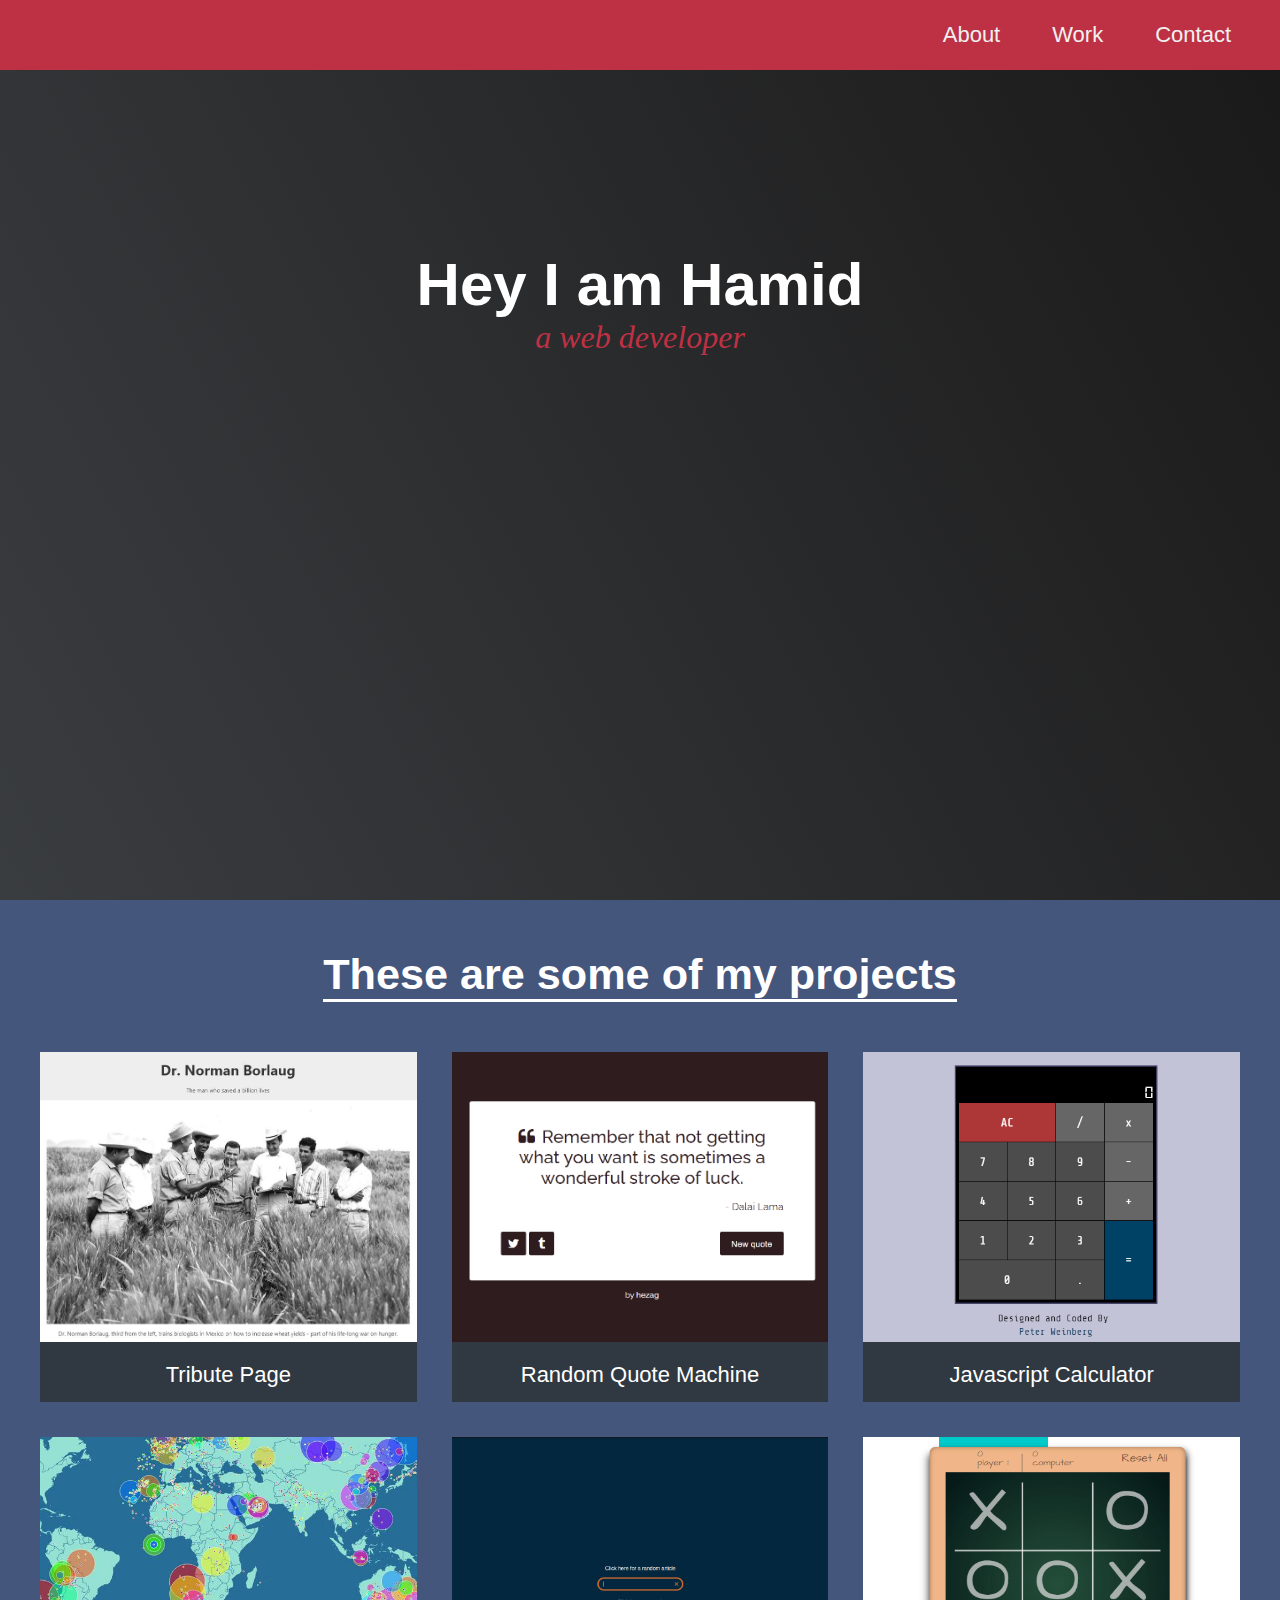
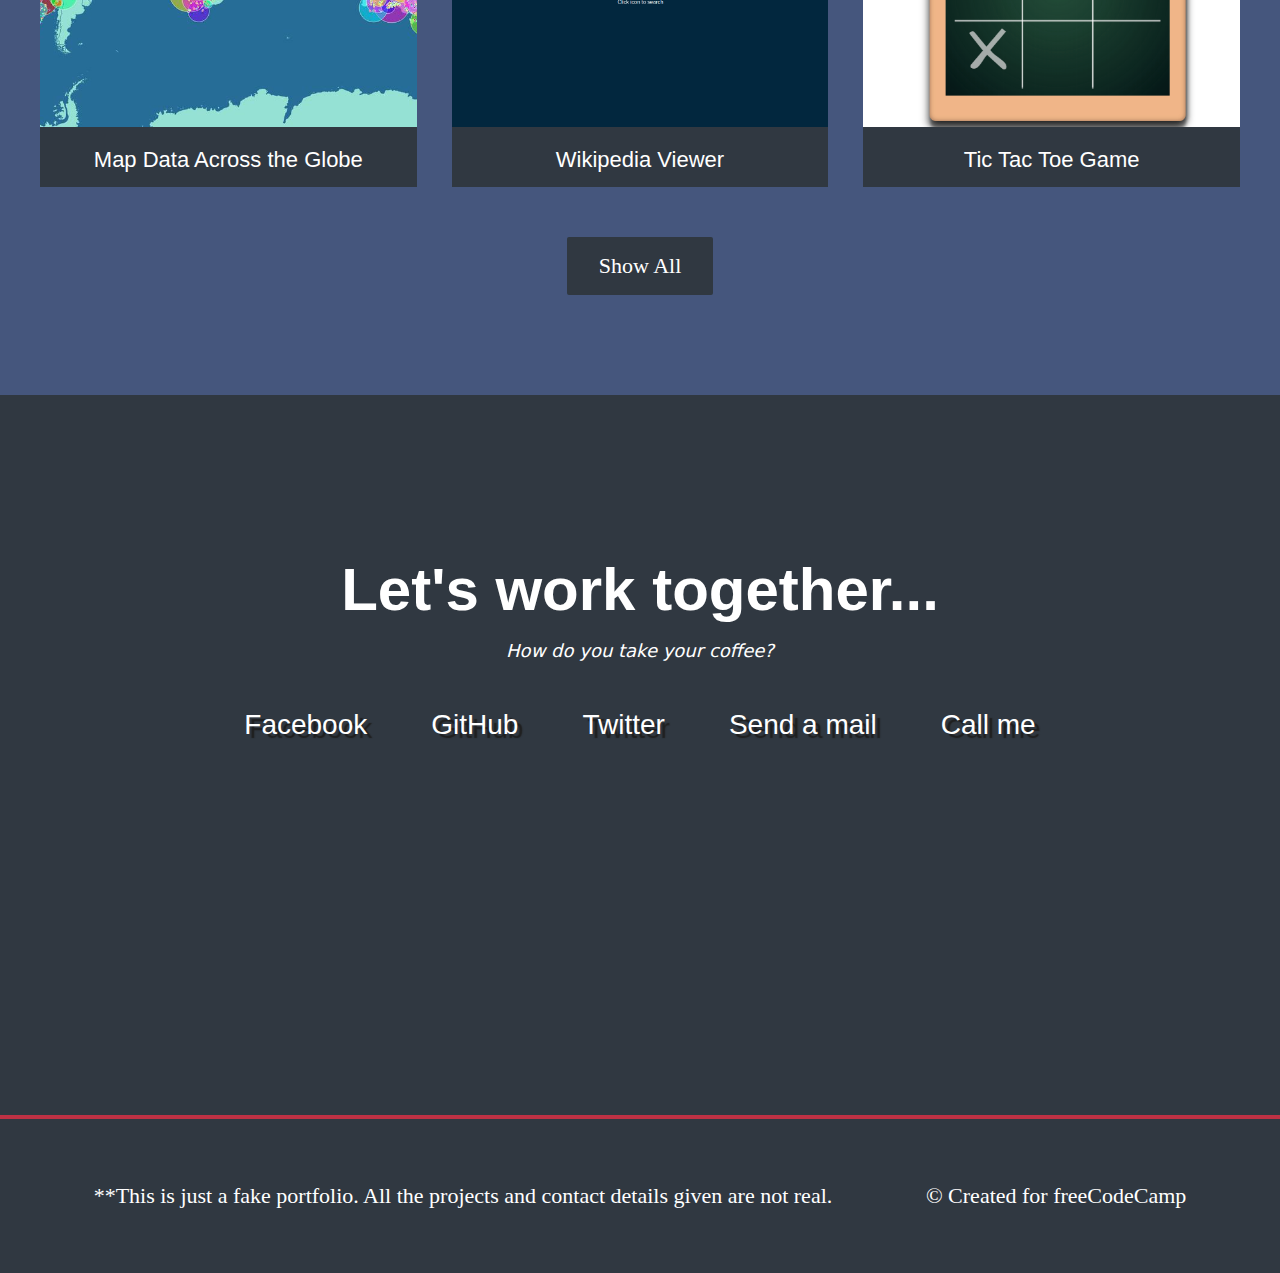
<file: project html css/index.html>
<!DOCTYPE html>
<html lang="en">
  <head>
    <meta charset="UTF-8" />
    <meta name="viewport" content="width=device-width, initial-scale=1.0" />
    <title>Portfolio site</title>
    <link
      rel="stylesheet"
      href="https://cdnjs.cloudflare.com/ajax/libs/font-awesome/6.4.2/css/all.min.css"
      integrity="sha512-z3gLpd7yknf1YoNbCzqRKc4qyor8gaKU1qmn+CShxbuBusANI9QpRohGBreCFkKxLhei6S9CQXFEbbKuqLg0DA=="
      crossorigin="anonymous"
      referrerpolicy="no-referrer"
    />
    <link rel="stylesheet" href="style.css" />
  </head>
  <body>
    <!---------------------------header-section-------------------------------------->
    <div class="header">
      <nav>
        <a href="#">About</a>
        <a href="#">Work</a>
        <a href="#">Contact</a>
      </nav>
    </div>

    <div class="slider">
      <h1>Hey I am Hamid</h1>
      <p>a web developer</p>
    </div>

    <!----------------------------------Main-section---------------------------------->

    <div class="main-section">
      <div class="text">
        <h2>These are some of my projects</h2>
      </div>

      <div class="grid-section">
        <a
          class="links"
          href="https://codepen.io/freeCodeCamp/full/zNqgVx"
          target="_blank"
        >
          <div class="item items1">
            <img
              src="/KS-IMGS/tribute.jpg"
              alt="tribute"
              width="100%"
              height="100%"
            />
            <div class="card">
              <p>Tribute Page</p>
            </div>
          </div>
        </a>

        <a
          class="links"
          href="https://codepen.io/freeCodeCamp/full/qRZeGZ"
          target="_blank"
        >
          <div class="item items2">
            <img
              src="/KS-IMGS/random-quote-machine.png"
              alt="quote"
              width="100%"
              height="100%"
            />
            <div class="card">
              <p>Random Quote Machine</p>
            </div>
          </div>
        </a>

        <a
          class="links"
          href="https://codepen.io/freeCodeCamp/full/wgGVVX"
          target="_blank"
        >
          <div class="item items3">
            <img
              src="/KS-IMGS/calc.png"
              alt="calc"
              width="100%"
              height="100%"
            />
            <div class="card">
              <p>Javascript Calculator</p>
            </div>
          </div>
        </a>

        <a
          class="links"
          href="https://codepen.io/freeCodeCamp/full/mVEJag"
          target="_blank"
        >
          <div class="item items4">
            <img src="/KS-IMGS/map.jpg" alt="map" width="100%" height="100%" />
            <div class="card">
              <p>Map Data Across the Globe</p>
            </div>
          </div>
        </a>

        <a
          class="links"
          href="https://codepen.io/freeCodeCamp/full/wGqEga"
          target="_blank"
        >
          <div class="item items5">
            <img
              src="/KS-IMGS/wiki.png"
              alt="wiki"
              width="100%"
              height="100%"
            />
            <div class="card">
              <p>Wikipedia Viewer</p>
            </div>
          </div>
        </a>

        <a
          class="links"
          href="https://codepen.io/freeCodeCamp/full/KzXQgy"
          target="_blank"
        >
          <div class="item items6">
            <img
              src="/KS-IMGS/tic-tac-toe.png"
              alt="tic tac tao"
              width="100%"
              height="100%"
            />
            <div class="card">
              <p>Tic Tac Toe Game</p>
            </div>
          </div>
        </a>
      </div>

      <!----------------button----------  -->
      <div class="button">
        <a
          href="https://codepen.io/FreeCodeCamp/"
          target="_blank"
          class="btn btn-all"
        >
          Show All
        </a>
      </div>
    </div>
    <!-- -------------------------------------final section----------------------------------------- -->

    <div id="footer">
      <h1>Let's work together...</h1>
      <p>How do you take your coffee?</p>

      <div class="contact-links">
        <a class="social-btn" href="https://www.facebook.com/freecodecamp">
          <i class="fa-brands fa-square-facebook"></i>
          Facebook</a
        >

        <a class="social-btn" href="https://github.com/freecodecamp">
          <i class="fa-brands fa-square-github"></i>
          GitHub</a
        >

        <a class="social-btn" href="https://twitter.com/freecodecamp">
          <i class="fa-brands fa-square-x-twitter"></i>
          Twitter</a
        >

        <a class="social-btn" href="#">
          <i class="fa-solid fa-at" style="color: #ffffff"></i>
          Send a mail</a
        >

        <a class="social-btn" href="#">
          <i
            class="fa-solid fa-mobile-screen-button fa-shake"
            style="color: #ffffff"
          ></i>
          Call me</a
        >
      </div>
    </div>

    <!-- --------------------------------------one more footer----------------------- -->

    <div class="footer1">
      <p>
        **This is just a fake portfolio. All the projects and contact details
        given are not real.
      </p>

      <p>
        © Created for
        <a href="https://www.freecodecamp.org/">
          freeCodeCamp
          <i class="fa-brands fa-free-code-camp"></i>
        </a>
      </p>
    </div>
  </body>
</html>
</file>
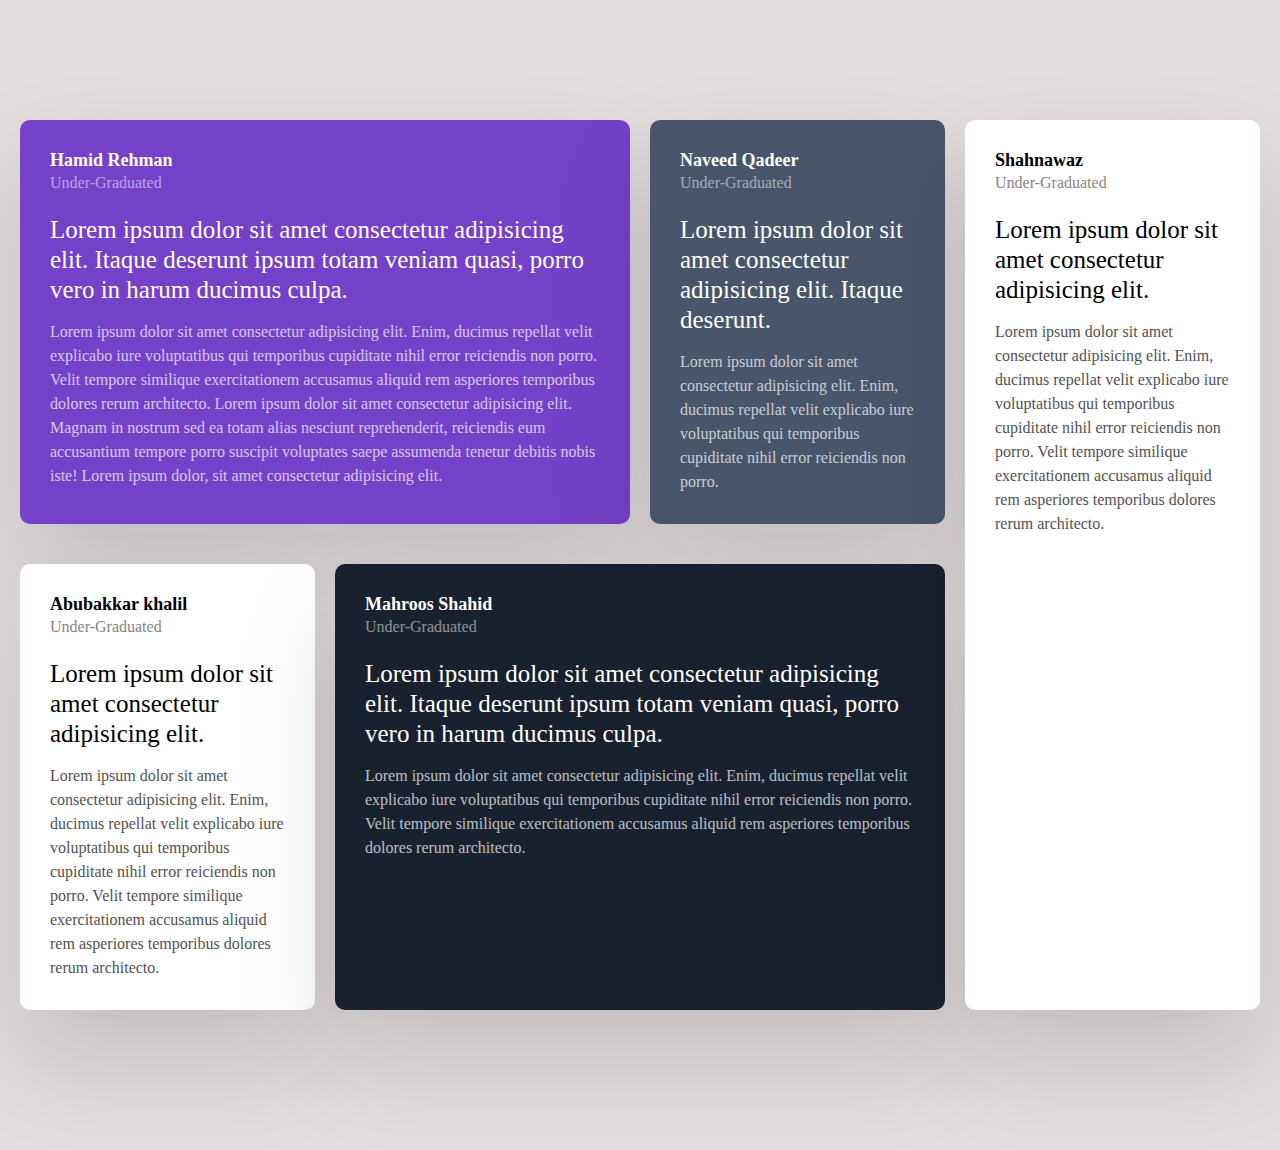
<file: project_grid/grid-project.html>
<!DOCTYPE html>
<html lang="en">
  <head>
    <meta charset="UTF-8" />
    <meta name="viewport" content="width=device-width, initial-scale=1.0" />
    <title>Grid-Section Project</title>
    <link rel="stylesheet" href="gridstyle.css" />
  </head>
  <body>
    <div class="main-section">
      <div class="card card-bg-purple">
        <header class="card_header">
          <h3>Hamid Rehman</h3>
          <p>Under-Graduated</p>
        </header>

        <p class="card_main_text">
          Lorem ipsum dolor sit amet consectetur adipisicing elit. Itaque
          deserunt ipsum totam veniam quasi, porro vero in harum ducimus culpa.
        </p>
        <p class="card_quote">
          Lorem ipsum dolor sit amet consectetur adipisicing elit. Enim, ducimus
          repellat velit explicabo iure voluptatibus qui temporibus cupiditate
          nihil error reiciendis non porro. Velit tempore similique
          exercitationem accusamus aliquid rem asperiores temporibus dolores
          rerum architecto. Lorem ipsum dolor sit amet consectetur adipisicing
          elit. Magnam in nostrum sed ea totam alias nesciunt reprehenderit,
          reiciendis eum accusantium tempore porro suscipit voluptates saepe
          assumenda tenetur debitis nobis iste! Lorem ipsum dolor, sit amet
          consectetur adipisicing elit.
        </p>
      </div>

      <div class="card card-bg-grey">
        <header class="card_header">
          <h3>Naveed Qadeer</h3>
          <p>Under-Graduated</p>
        </header>

        <p class="card_main_text">
          Lorem ipsum dolor sit amet consectetur adipisicing elit. Itaque
          deserunt.
        </p>
        <p class="card_quote">
          Lorem ipsum dolor sit amet consectetur adipisicing elit. Enim, ducimus
          repellat velit explicabo iure voluptatibus qui temporibus cupiditate
          nihil error reiciendis non porro.
        </p>
      </div>

      <div class="card card-bg-white">
        <header class="card_header">
          <h3>Abubakkar khalil</h3>
          <p>Under-Graduated</p>
        </header>

        <p class="card_main_text">
          Lorem ipsum dolor sit amet consectetur adipisicing elit.
        </p>
        <p class="card_quote">
          Lorem ipsum dolor sit amet consectetur adipisicing elit. Enim, ducimus
          repellat velit explicabo iure voluptatibus qui temporibus cupiditate
          nihil error reiciendis non porro. Velit tempore similique
          exercitationem accusamus aliquid rem asperiores temporibus dolores
          rerum architecto.
        </p>
      </div>

      <div class="card card-bg-black">
        <header class="card_header">
          <h3>Mahroos Shahid</h3>
          <p>Under-Graduated</p>
        </header>

        <p class="card_main_text">
          Lorem ipsum dolor sit amet consectetur adipisicing elit. Itaque
          deserunt ipsum totam veniam quasi, porro vero in harum ducimus culpa.
        </p>
        <p class="card_quote">
          Lorem ipsum dolor sit amet consectetur adipisicing elit. Enim, ducimus
          repellat velit explicabo iure voluptatibus qui temporibus cupiditate
          nihil error reiciendis non porro. Velit tempore similique
          exercitationem accusamus aliquid rem asperiores temporibus dolores
          rerum architecto.
        </p>
      </div>

      <div class="card card-bg-white">
        <header class="card_header">
          <h3>Shahnawaz</h3>
          <p>Under-Graduated</p>
        </header>

        <p class="card_main_text">
          Lorem ipsum dolor sit amet consectetur adipisicing elit.
        </p>
        <p class="card_quote">
          Lorem ipsum dolor sit amet consectetur adipisicing elit. Enim, ducimus
          repellat velit explicabo iure voluptatibus qui temporibus cupiditate
          nihil error reiciendis non porro. Velit tempore similique
          exercitationem accusamus aliquid rem asperiores temporibus dolores
          rerum architecto.
        </p>
      </div>
    </div>
  </body>
</html>
</file>
<file: project html css/style.css>
*{
    box-sizing: border-box;
    margin: 0px;
}


/* --------------------------------------------------NAVBAR-------------------------------------------- */


.header{
    background-color: #BE3144;
    display: flex;
    justify-content: flex-end;
    height: 70px;
    position: fixed;
    width: 100%;
}

.header nav{
    margin-top: 12px;
    margin-right: 15px;
    padding: 10px;
  
}

.header nav a{
    color: #f0f0f0;
    text-decoration: none;
    padding: 24px;
    font-size: 22px;
    font-family: Poppis, sans-serif;
}

a:hover{
    background-color: #45567D;
}

/* --------------------------------------------Slider------------------------------------------------- */

.slider{
    background-color: rgb(26, 25, 25);
    background-image: linear-gradient(62deg, #3a3d40, transparent);
    height: 100vh;
    width: 100%;
    display: flex;
    flex-direction: column;
}
h1{
    color: white;
    font-size: 60px;
    font-family: Raleway, sans-serif;
    padding-top: 250px;
    align-self: center;
}
p{
    color: #BE3144;
    font-size: 32px;
    font-style: italic;
    /* font-family: Poppins, sans-serif;/ */
    align-self: center;
}

/* ----------------------------------------Main Section---------------------------------------------- */

.main-section{
    display: flex;
    flex-direction: column;
    background-color: #45567D;
    /* width: 100%; */
    max-height: fit-content;
}

div.text{
    align-self: center;
    margin-top: 50px;
    /* text-decoration: underline; */
    font-family: 'Ralway' , sans-serif;
    font-size: 1.8rem;
    color: white;
    border-bottom: 0.2rem solid white;
}

/* ---------------------------grid section------------------------------------ */
div.grid-section{
    display: grid;
    grid-template-columns: repeat(3, 1fr);
    /* grid-template-rows: 200px 200px; */
    gap: 35px;
    margin: 50px auto;
    max-width: 1200px;
}

.item{
    display: flex;
    flex-direction: column;
}

.item img{
    object-fit: cover;
} 

.card p{
    color: white;
    text-align: center;
    background-color: #303841;
    font-family: sans-serif;
    font-size: 22px;
    font-style: normal;
    height: 60px;
    padding-top: 20px;
}
.card >p:hover{
    color: rgba(255, 68, 0, 0.815);
    font-size: 24px;
}

a.links{
    text-decoration: none;
}

.items1 img{
    height: 290px; 
}
.items2 img{
    height: 290px; 
}
.items3 img{
    height: 290px;
}
.items4 img{
    height: 290px;
}
.items5 img{
    height: 290px;  
}
.items6 img{
    height: 290px;  
}



/* ----------------------------Button section----------------------- */

div.button{
    display: flex;
    flex-direction: row;
    justify-content: center;
}

.btn{
    padding: 1rem 2rem;
    border-radius: 2px;
    background-color: #303841;
    margin-bottom: 100px;

}
a{
    text-decoration: none;
    color: white;
    font-size: 22px;
}

.btn:hover{
    background-color: #BE3144;
}

/* -----------------------------------------Final section-------------------------------------- */

#footer{
    background-color:#303841;
    height: 80vh;
    display: flex;
    flex-direction: column;
    align-items: center;
}

#footer h1{
    padding: 10rem;
    font-family: Raleway , sans-serif;

}
#footer p{
    color: white;
    font-size: 18px;
    font-style: italic;
    margin-top: -9rem;
    font-family: system-ui, -apple-system, BlinkMacSystemFont, 'Segoe UI', Roboto, Oxygen, Ubuntu, Cantarell, 'Open Sans', 'Helvetica Neue', sans-serif;
}

/* ----------------------------links ---------------------------*/

.contact-links{
    display: flex;
    justify-content: center;
    /* width: 100%; */
    
}
.social-btn{
    color: white;
    padding: 3rem 2rem;
    font-size: 28px;
    font-family: 'Poppin' ,sans-serif;
    text-shadow:  5px 4px 1px #1f1f1f;;
    
}
.social-btn:hover{
    background-color: #303841;
    transform: translate(0px, 10px);
    transition-timing-function: ease-out;
    transition-duration: 0.3s ;
    transition-delay: 0s;
    transition-property: transform;
}




/* ---------------------------------------last footer section----------------------------- */
.footer1{
    border-top: 4px solid #BE3144;
    display: flex;
    justify-content: space-evenly;
    background-color: #303841;
    padding: 2rem;
    /* font-weight:100; */

}

.footer1 > p{
    margin: 2rem;
    font-size: 22px;
    color: white;
    font-style: normal;
    /* font-family: 'Poppins' , sans-serif; */

    
}
</file>
<file: project_grid/gridstyle.css>
*{
    box-sizing: border-box;
    margin: 0px;
    padding: 0px;
}
body{
    background-color: rgb(227, 221, 221);

}

.main-section{
    max-width: 1440px;
    margin: 100px auto;
    padding: 20px;
    display: grid;
    grid-template-columns: repeat(4 , 1fr);
    gap: 20px;
}
.card{
    background-color: #fff;
    border-radius: 10px;
    padding: 30px;
    box-shadow: rgba(19, 16, 31, 0.15) 0px 48px 100px 0px;
    margin-bottom: 20px;
}
.card_header h3{
    font-size: 18px;
}
.card_header p{
    opacity: 50%;
    line-height: 1.5;
    margin-bottom: 20px;
}

.card_main_text{
    font-size: 25px;
    line-height: 1.2;
    margin-bottom: 15px;
}
.card_quote{
    font-size: 16px;
    line-height: 1.5;
    opacity: 70%;
}

.card-bg-purple{
    background-color: hsl(263, 55%, 52%);
    color: #fff;
}
.card-bg-grey{
    background-color: hsl(217, 19%, 35%);
    color: #fff;
}
.card-bg-black{
    background-color: hsl(219, 29%, 14%);
    color: #fff;
}

.card:nth-of-type(1){
    grid-column: 1/3;
}
.card:nth-of-type(4){
    grid-column: 2/4;
    grid-row: 2;
}
.card:nth-of-type(5){
    grid-column: 4;
    grid-row: 1/3;
}
</file>
